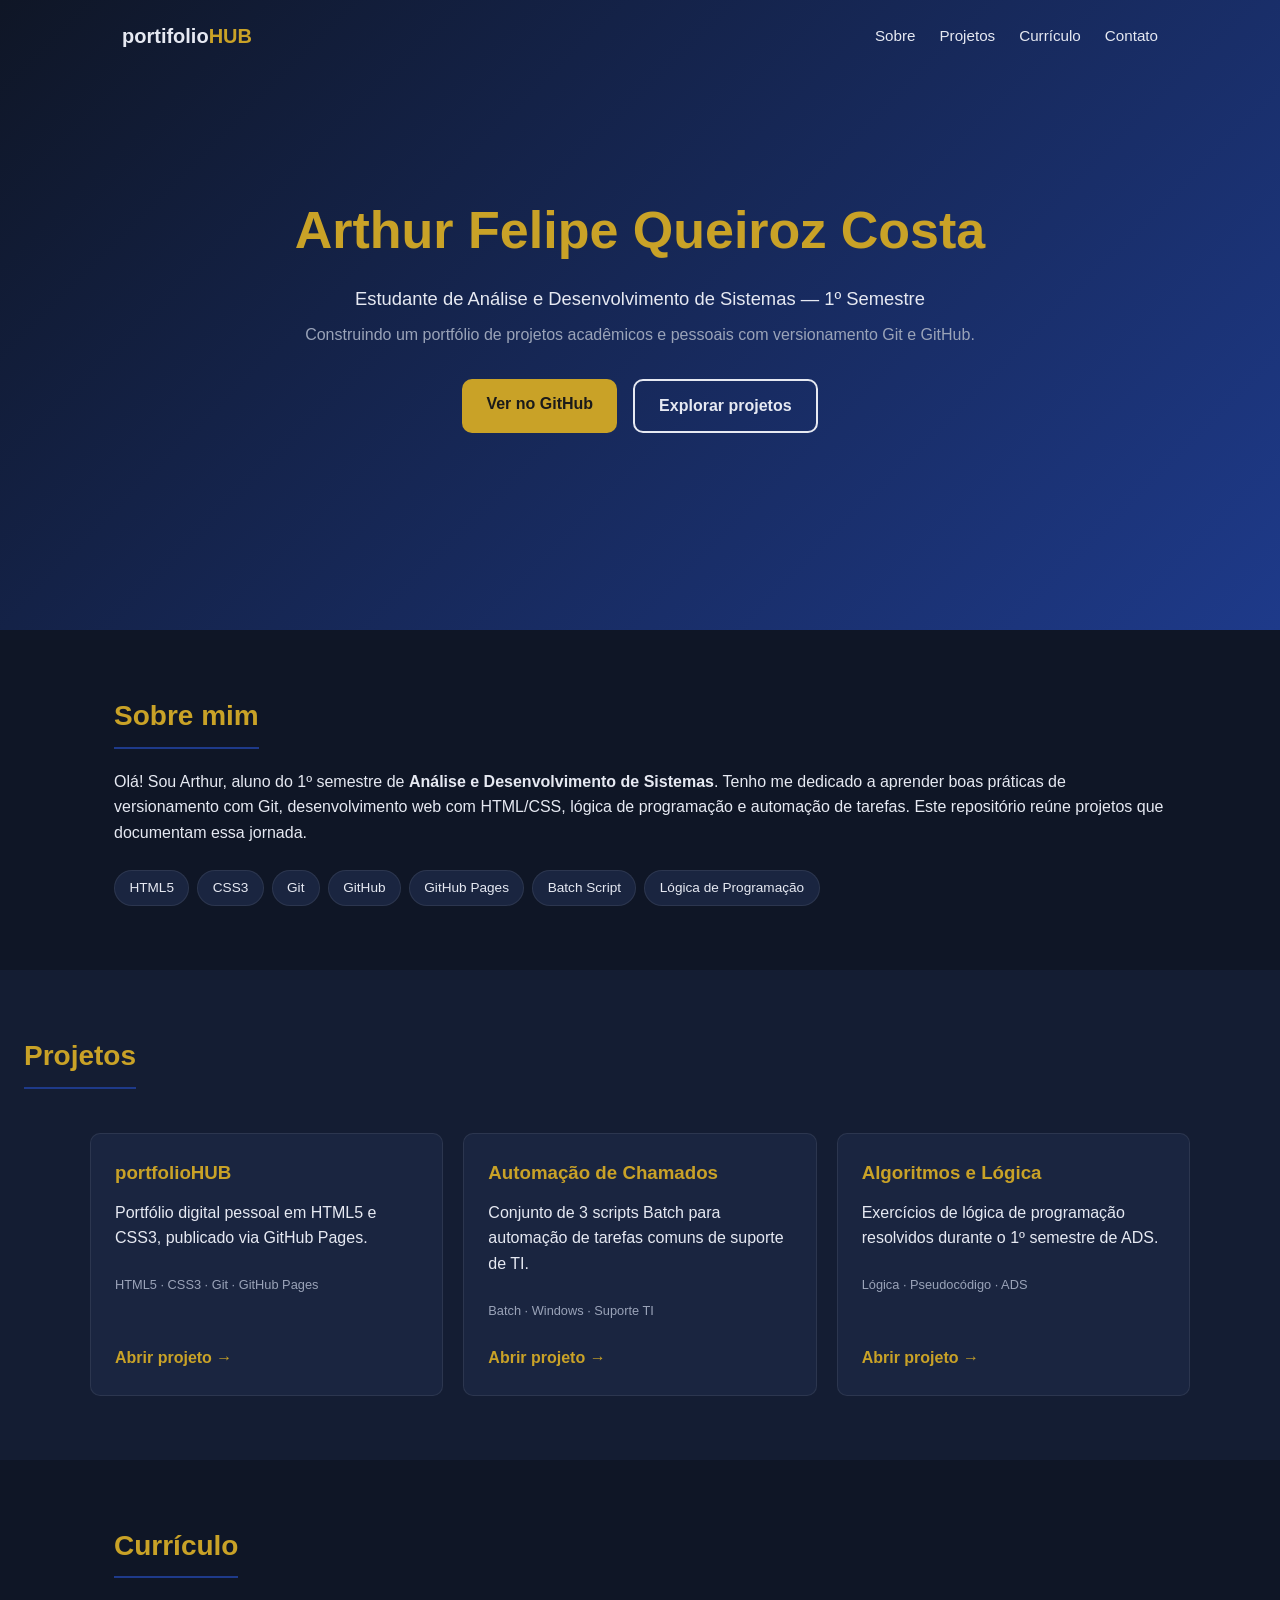
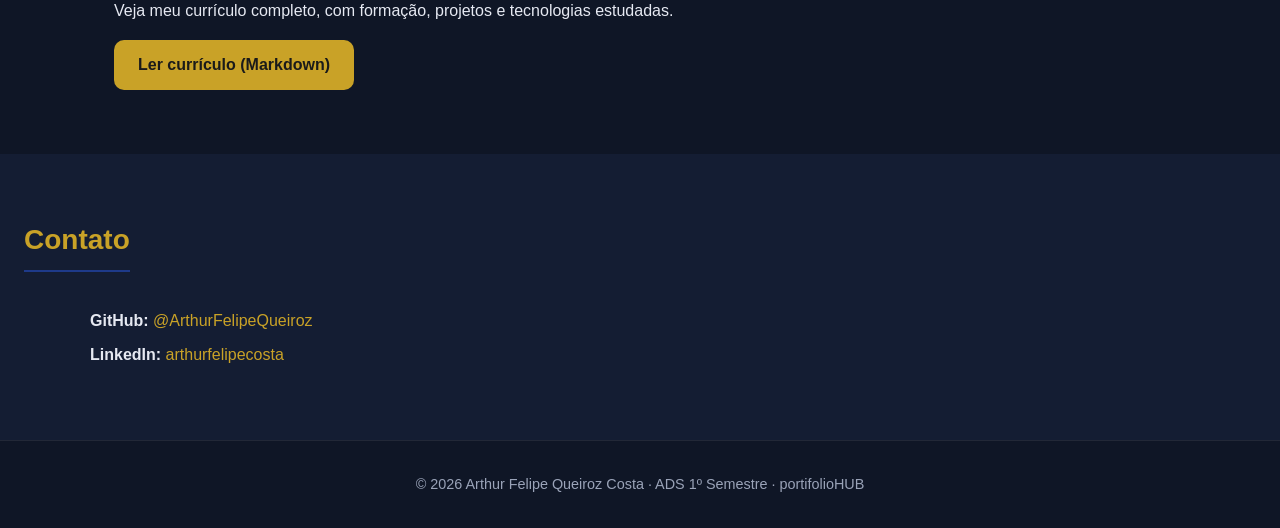
<file: index.html>
<!DOCTYPE html>
<html lang="pt-BR">
<head>
  <meta charset="UTF-8" />
  <meta name="viewport" content="width=device-width, initial-scale=1.0" />
  <meta name="description" content="portifolioHUB — Portfólio de Arthur Felipe Queiroz Costa, estudante de Análise e Desenvolvimento de Sistemas." />
  <title>portifolioHUB · Arthur Felipe Queiroz Costa</title>
  <link rel="stylesheet" href="assets/style.css" />
</head>
<body>
  <header class="hero">
    <nav class="nav">
      <a href="#sobre" class="nav-brand">portifolio<span>HUB</span></a>
      <ul class="nav-links">
        <li><a href="#sobre">Sobre</a></li>
        <li><a href="#projetos">Projetos</a></li>
        <li><a href="#curriculo">Currículo</a></li>
        <li><a href="#contato">Contato</a></li>
      </ul>
    </nav>
    <div class="hero-content">
      <h1>Arthur Felipe Queiroz Costa</h1>
      <p class="subtitle">Estudante de Análise e Desenvolvimento de Sistemas — 1º Semestre</p>
      <p class="tagline">Construindo um portfólio de projetos acadêmicos e pessoais com versionamento Git e GitHub.</p>
      <div class="hero-actions">
        <a class="btn primary" href="https://github.com/ArthurFelipeQueiroz/portifolioHUB" target="_blank" rel="noopener">Ver no GitHub</a>
        <a class="btn ghost" href="#projetos">Explorar projetos</a>
      </div>
    </div>
  </header>

  <main>
    <section id="sobre" class="section">
      <h2>Sobre mim</h2>
      <p>
        Olá! Sou Arthur, aluno do 1º semestre de <strong>Análise e Desenvolvimento de Sistemas</strong>.
        Tenho me dedicado a aprender boas práticas de versionamento com Git, desenvolvimento web com
        HTML/CSS, lógica de programação e automação de tarefas. Este repositório reúne projetos que
        documentam essa jornada.
      </p>
      <ul class="stack">
        <li>HTML5</li>
        <li>CSS3</li>
        <li>Git</li>
        <li>GitHub</li>
        <li>GitHub Pages</li>
        <li>Batch Script</li>
        <li>Lógica de Programação</li>
      </ul>
    </section>

    <section id="projetos" class="section alt">
      <h2>Projetos</h2>
      <div class="cards">
        <article class="card">
          <h3>portfolioHUB</h3>
          <p>Portfólio digital pessoal em HTML5 e CSS3, publicado via GitHub Pages.</p>
          <p class="tags">HTML5 · CSS3 · Git · GitHub Pages</p>
          <a href="projetos/portfoliohub/" class="card-link">Abrir projeto →</a>
        </article>
        <article class="card">
          <h3>Automação de Chamados</h3>
          <p>Conjunto de 3 scripts Batch para automação de tarefas comuns de suporte de TI.</p>
          <p class="tags">Batch · Windows · Suporte TI</p>
          <a href="projetos/automacao-chamados/" class="card-link">Abrir projeto →</a>
        </article>
        <article class="card">
          <h3>Algoritmos e Lógica</h3>
          <p>Exercícios de lógica de programação resolvidos durante o 1º semestre de ADS.</p>
          <p class="tags">Lógica · Pseudocódigo · ADS</p>
          <a href="projetos/algoritmos-logica/" class="card-link">Abrir projeto →</a>
        </article>
      </div>
    </section>

    <section id="curriculo" class="section">
      <h2>Currículo</h2>
      <p>Veja meu currículo completo, com formação, projetos e tecnologias estudadas.</p>
      <a class="btn primary" href="docs/curriculo.md">Ler currículo (Markdown)</a>
    </section>

    <section id="contato" class="section alt">
      <h2>Contato</h2>
      <ul class="contact">
        <li><strong>GitHub:</strong> <a href="https://github.com/ArthurFelipeQueiroz" target="_blank" rel="noopener">@ArthurFelipeQueiroz</a></li>
        <li><strong>LinkedIn:</strong> <a href="https://linkedin.com/in/arthurfelipecosta" target="_blank" rel="noopener">arthurfelipecosta</a></li>
      </ul>
    </section>
  </main>

  <footer class="footer">
    <p>© 2026 Arthur Felipe Queiroz Costa · ADS 1º Semestre · portifolioHUB</p>
  </footer>
</body>
</html>
</file>
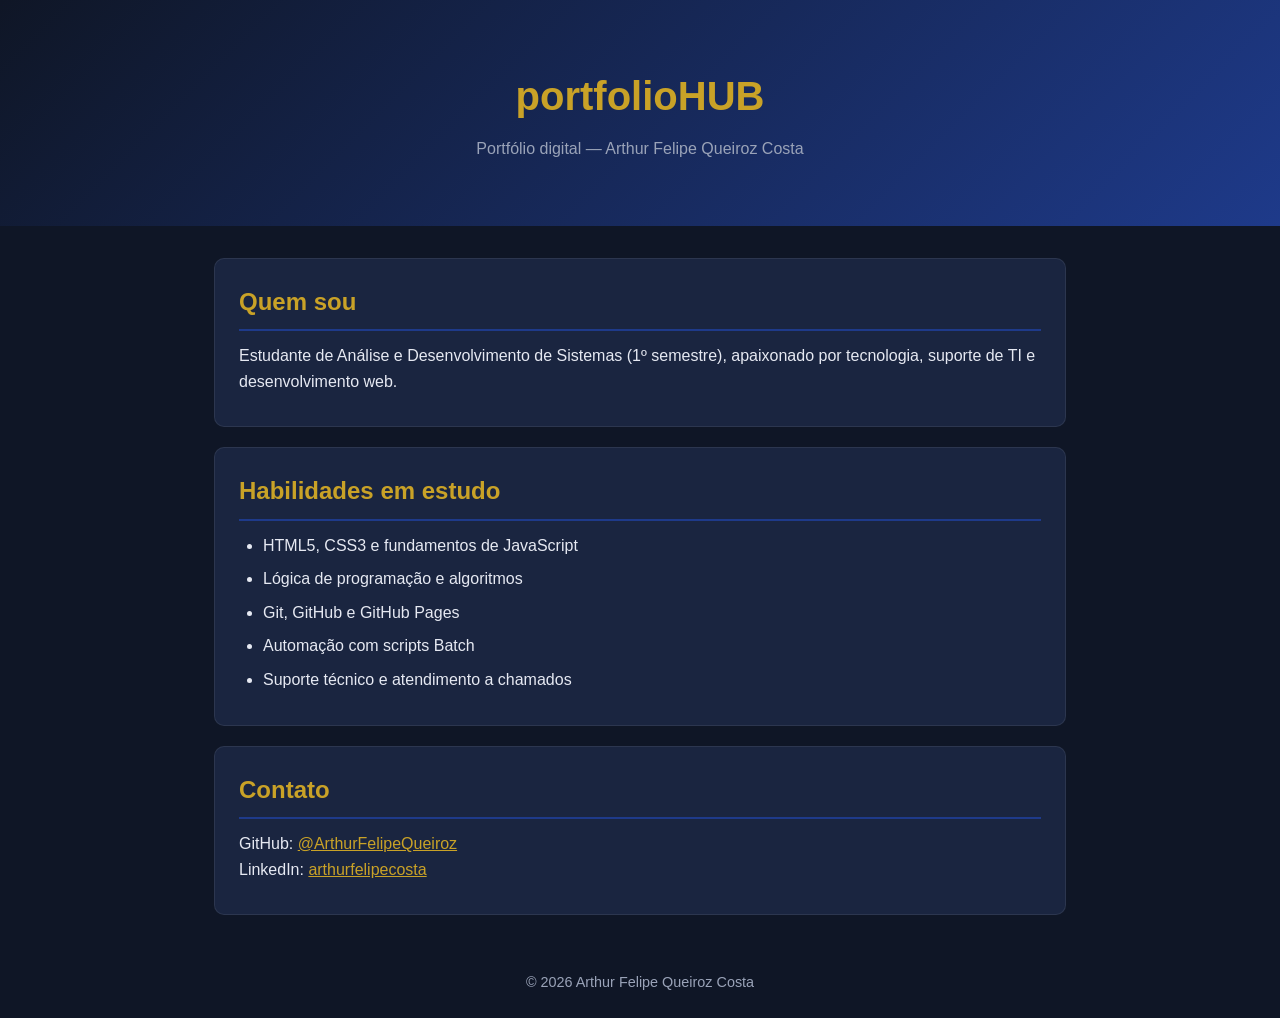
<file: projetos/portfoliohub/index.html>
<!DOCTYPE html>
<html lang="pt-BR">
<head>
  <meta charset="UTF-8" />
  <meta name="viewport" content="width=device-width, initial-scale=1.0" />
  <title>portfolioHUB — Arthur Felipe Queiroz Costa</title>
  <link rel="stylesheet" href="style.css" />
</head>
<body>
  <header>
    <h1>portfolioHUB</h1>
    <p>Portfólio digital — Arthur Felipe Queiroz Costa</p>
  </header>

  <main>
    <section>
      <h2>Quem sou</h2>
      <p>
        Estudante de Análise e Desenvolvimento de Sistemas (1º semestre),
        apaixonado por tecnologia, suporte de TI e desenvolvimento web.
      </p>
    </section>

    <section>
      <h2>Habilidades em estudo</h2>
      <ul>
        <li>HTML5, CSS3 e fundamentos de JavaScript</li>
        <li>Lógica de programação e algoritmos</li>
        <li>Git, GitHub e GitHub Pages</li>
        <li>Automação com scripts Batch</li>
        <li>Suporte técnico e atendimento a chamados</li>
      </ul>
    </section>

    <section>
      <h2>Contato</h2>
      <p>
        GitHub: <a href="https://github.com/ArthurFelipeQueiroz">@ArthurFelipeQueiroz</a><br/>
        LinkedIn: <a href="https://linkedin.com/in/arthurfelipecosta">arthurfelipecosta</a>
      </p>
    </section>
  </main>

  <footer>
    <p>© 2026 Arthur Felipe Queiroz Costa</p>
  </footer>
</body>
</html>
</file>
<file: assets/style.css>
:root {
  --bg: #0f1626;
  --bg-alt: #141d33;
  --primary: #1e3a8a;
  --accent: #c9a227;
  --text: #e6e9f2;
  --muted: #9aa3b8;
  --card: #1a2540;
  --radius: 10px;
  --max: 1100px;
}

* { box-sizing: border-box; margin: 0; padding: 0; }

html { scroll-behavior: smooth; }

body {
  font-family: -apple-system, BlinkMacSystemFont, "Segoe UI", Roboto, Helvetica, Arial, sans-serif;
  background: var(--bg);
  color: var(--text);
  line-height: 1.6;
}

a { color: var(--accent); text-decoration: none; }
a:hover { text-decoration: underline; }

.hero {
  background: linear-gradient(135deg, #0f1626 0%, #1e3a8a 100%);
  padding: 0 0 5rem;
  min-height: 70vh;
  display: flex;
  flex-direction: column;
}

.nav {
  display: flex;
  justify-content: space-between;
  align-items: center;
  padding: 1.25rem 2rem;
  max-width: var(--max);
  width: 100%;
  margin: 0 auto;
}

.nav-brand {
  font-size: 1.25rem;
  font-weight: 700;
  color: var(--text);
}
.nav-brand span { color: var(--accent); }

.nav-links {
  display: flex;
  gap: 1.5rem;
  list-style: none;
}
.nav-links a {
  color: var(--text);
  font-size: 0.95rem;
}

.hero-content {
  text-align: center;
  margin: auto;
  padding: 3rem 1.5rem;
  max-width: 800px;
}
.hero-content h1 {
  font-size: clamp(2rem, 5vw, 3.25rem);
  margin-bottom: 0.75rem;
  color: var(--accent);
}
.subtitle {
  font-size: 1.15rem;
  color: var(--text);
  margin-bottom: 0.5rem;
}
.tagline {
  color: var(--muted);
  margin-bottom: 2rem;
}

.hero-actions {
  display: flex;
  gap: 1rem;
  justify-content: center;
  flex-wrap: wrap;
}

.btn {
  display: inline-block;
  padding: 0.75rem 1.5rem;
  border-radius: var(--radius);
  font-weight: 600;
  transition: transform 0.15s ease, box-shadow 0.15s ease;
}
.btn:hover { text-decoration: none; transform: translateY(-2px); }
.btn.primary {
  background: var(--accent);
  color: #1a1a1a;
}
.btn.ghost {
  border: 2px solid var(--text);
  color: var(--text);
}

.section {
  max-width: var(--max);
  margin: 0 auto;
  padding: 4rem 1.5rem;
}
.section.alt {
  background: var(--bg-alt);
  max-width: 100%;
}
.section.alt > * {
  max-width: var(--max);
  margin-left: auto;
  margin-right: auto;
}
.section h2 {
  color: var(--accent);
  font-size: 1.75rem;
  margin-bottom: 1.25rem;
  border-bottom: 2px solid var(--primary);
  padding-bottom: 0.5rem;
  display: inline-block;
}
.section p { margin-bottom: 1rem; color: var(--text); }

.stack {
  display: flex;
  flex-wrap: wrap;
  gap: 0.5rem;
  list-style: none;
  margin-top: 1.5rem;
}
.stack li {
  background: var(--card);
  padding: 0.4rem 0.9rem;
  border-radius: 999px;
  font-size: 0.85rem;
  border: 1px solid rgba(255,255,255,0.08);
}

.cards {
  display: grid;
  grid-template-columns: repeat(auto-fit, minmax(260px, 1fr));
  gap: 1.25rem;
  margin-top: 1.5rem;
}
.card {
  background: var(--card);
  border: 1px solid rgba(255,255,255,0.08);
  border-radius: var(--radius);
  padding: 1.5rem;
  display: flex;
  flex-direction: column;
  gap: 0.5rem;
}
.card h3 { color: var(--accent); margin-bottom: 0.25rem; }
.card .tags { font-size: 0.8rem; color: var(--muted); }
.card-link {
  margin-top: auto;
  font-weight: 600;
}

.contact {
  list-style: none;
  margin-top: 1rem;
}
.contact li { margin-bottom: 0.5rem; }

.footer {
  text-align: center;
  padding: 2rem 1.5rem;
  color: var(--muted);
  border-top: 1px solid rgba(255,255,255,0.08);
  font-size: 0.9rem;
}

@media (max-width: 600px) {
  .nav { flex-direction: column; gap: 0.75rem; }
  .nav-links { flex-wrap: wrap; justify-content: center; }
}
</file>
<file: projetos/portfoliohub/style.css>
* { box-sizing: border-box; margin: 0; padding: 0; }

body {
  font-family: -apple-system, BlinkMacSystemFont, "Segoe UI", Roboto, sans-serif;
  background: #0f1626;
  color: #e6e9f2;
  line-height: 1.6;
}

header {
  background: linear-gradient(135deg, #0f1626, #1e3a8a);
  text-align: center;
  padding: 4rem 1.5rem;
}
header h1 { color: #c9a227; font-size: 2.5rem; margin-bottom: 0.5rem; }
header p { color: #9aa3b8; }

main {
  max-width: 900px;
  margin: 2rem auto;
  padding: 0 1.5rem;
}

section {
  background: #1a2540;
  border: 1px solid rgba(255,255,255,0.08);
  border-radius: 10px;
  padding: 1.5rem;
  margin-bottom: 1.25rem;
}
section h2 {
  color: #c9a227;
  margin-bottom: 0.75rem;
  border-bottom: 2px solid #1e3a8a;
  padding-bottom: 0.5rem;
}
section p, section li { margin-bottom: 0.5rem; }
section ul { padding-left: 1.5rem; }

a { color: #c9a227; }

footer {
  text-align: center;
  padding: 1.5rem;
  color: #9aa3b8;
  font-size: 0.9rem;
}
</file>
